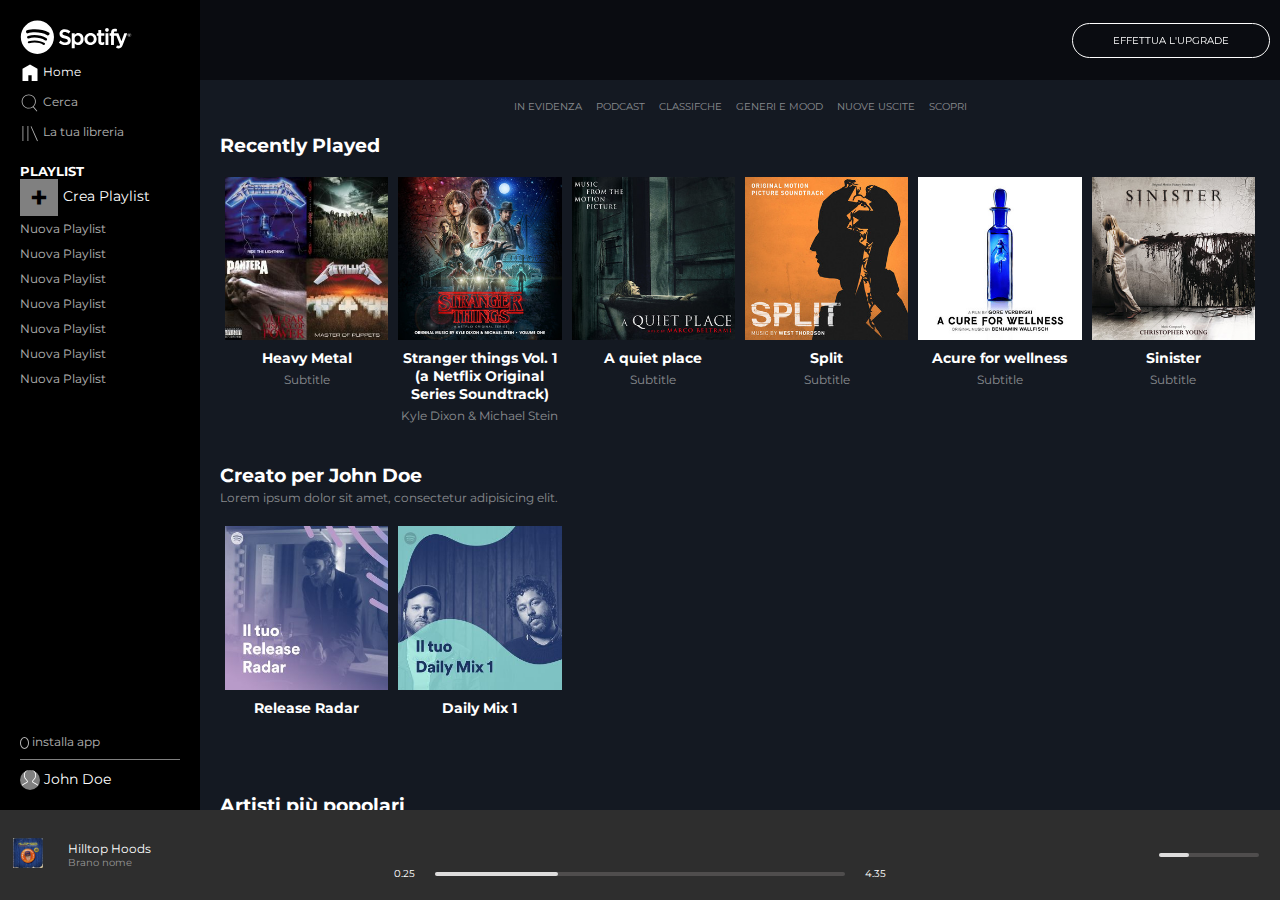
<file: index.html>
<!DOCTYPE html>
<html lang="en">

<head>
    <meta charset="UTF-8">
    <meta http-equiv="X-UA-Compatible" content="IE=edge">
    <meta name="viewport" content="width=device-width, initial-scale=1.0">
    <title>Spotify</title>
    <link rel="stylesheet" href="https://cdnjs.cloudflare.com/ajax/libs/font-awesome/6.1.1/css/all.min.css"
        integrity="sha512-KfkfwYDsLkIlwQp6LFnl8zNdLGxu9YAA1QvwINks4PhcElQSvqcyVLLD9aMhXd13uQjoXtEKNosOWaZqXgel0g=="
        crossorigin="anonymous" referrerpolicy="no-referrer" />
    <link rel="stylesheet" href="./css/style.css">
    <link
        href="https://fonts.googleapis.com/css2?family=Montserrat:wght@100;200;300;400;500;600;700;800;900&display=swap"
        rel="stylesheet">
</head>

<body>

    <main>
        <nav>
            <div class="container-top">
                <div class="logo">
                    <img class="big-logo disap c-point" src="./img/logo.svg" alt="">
                    <img class="little-logo c-point" src="./img/logo-small.svg" alt="">
                </div>
                <div class="page-int">
                    <ul>
                        <li class="c-point">
                            <img src="./img/home.svg" alt="">
                            <span class="disap">Home</span>
                        </li>
                        <li class="h-color c-point">
                            <img src="./img/search.svg" alt="">
                            <span class="disap">Cerca</span>
                        </li>
                        <li class="h-color c-point">
                            <img src="./img/libreria.svg" alt="">
                            <span class="disap">La tua libreria</span>
                        </li>
                    </ul>
                </div>
            </div>
            <div class="playlist disap">
                <h5>PLAYLIST</h5>
                <span class="c-point" id="add">Crea Playlist</span>

                <ul>
                    <li class="h-color c-point">Nuova Playlist</li>
                    <li class="h-color c-point">Nuova Playlist</li>
                    <li class="h-color c-point">Nuova Playlist</li>
                    <li class="h-color c-point">Nuova Playlist</li>
                    <li class="h-color c-point">Nuova Playlist</li>
                    <li class="h-color c-point">Nuova Playlist</li>
                    <li class="h-color c-point">Nuova Playlist</li>
                </ul>
            </div>
            <div class="suggest">
                <span id="app">
                    <i class="fa-solid fa-arrow-down c-point"></i>
                    <span class="disap h-color c-point">installa app</span>
                </span>
                <div class="line"></div>
                <div id="user">
                    <img src="./img/profile.svg" alt="">
                </div>
                <span class="disap c-point"> John Doe</span>
            </div>
        </nav>

        <div class="main-container">
            <div class="c-btn">
                <a href="#">EFFETTUA L'UPGRADE</a>
            </div>
            <div class="container">
                <div class="navbar">
                    <ul>
                        <li><a class="h-color" href="#">IN EVIDENZA</a></li>
                        <li><a class="h-color" href="#">PODCAST</a></li>
                        <li><a class="h-color" href="#">CLASSIFCHE</a></li>
                        <li><a class="h-color" href="#">GENERI E MOOD</a></li>
                        <li><a class="h-color" href="#">NUOVE USCITE</a></li>
                        <li><a class="h-color" href="#">SCOPRI</a></li>
                    </ul>
                </div>
                <div class="first-row">
                    <h3>Recently Played</h3>
                    <div class="row">
                        <div class="album c-point">
                            <img src="./img/metal_lifting.jpg" alt="">
                            <div class="desc">
                                <span class="title">Heavy Metal</span>
                                <span class="subtitle">Subtitle</span>
                            </div>
                            <div class="overlay">
                                <i class="fa-regular fa-circle-play"></i>
                            </div>
                        </div>
                        <div class="album c-point">
                            <img src="./img/stranger.jpeg" alt="">
                            <div class="desc">
                                <span class="title">Stranger things Vol. 1 (a Netflix Original Series Soundtrack)</span>
                                <span class="subtitle">Kyle Dixon & Michael Stein</span>
                            </div>
                            <div class="overlay">
                                <i class="fa-regular fa-circle-play"></i>
                            </div>
                        </div>
                        <div class="album c-point">
                            <img src="./img/aquietplace.jpeg" alt="">
                            <div class="desc">
                                <span class="title">A quiet place</span>
                                <span class="subtitle">Subtitle</span>
                            </div>
                            <div class="overlay">
                                <i class="fa-regular fa-circle-play"></i>
                            </div>
                        </div>
                        <div class="album c-point">
                            <img src="./img/split.jpeg" alt="">
                            <div class="desc">
                                <span class="title">Split</span>
                                <span class="subtitle">Subtitle</span>
                            </div>
                            <div class="overlay">
                                <i class="fa-regular fa-circle-play"></i>
                            </div>
                        </div>
                        <div class="album c-point">
                            <img src="./img/cure.jpeg" alt="">
                            <div class="desc">
                                <span class="title">Acure for wellness</span>
                                <span class="subtitle">Subtitle</span>
                            </div>
                            <div class="overlay">
                                <i class="fa-regular fa-circle-play"></i>
                            </div>
                        </div>
                        <div class="album c-point">
                            <img src="./img/sinister.jpeg" alt="">
                            <div class="desc">
                                <span class="title">Sinister</span>
                                <span class="subtitle">Subtitle</span>
                            </div>
                            <div class="overlay">
                                <i class="fa-regular fa-circle-play"></i>
                            </div>
                        </div>
                    </div>
                </div>
                <div class="second-row">
                    <h3>Creato per John Doe</h3>
                    <span class="subtitle">
                        Lorem ipsum dolor sit amet, consectetur adipisicing elit.
                    </span>
                    <div class="row">
                        <div class="album c-point">
                            <img src="./img/radar.jpeg" alt="">
                            <div class="desc">
                                <span class="title">Release Radar</span>
                            </div>
                            <div class="overlay">
                                <i class="fa-regular fa-circle-play"></i>
                            </div>
                        </div>
                        <div class="album c-point">
                            <img src="./img/mixdaily.jpeg" alt="">
                            <div class="desc">
                                <span class="title">Daily Mix 1</span>
                            </div>
                            <div class="overlay">
                                <i class="fa-regular fa-circle-play"></i>
                            </div>
                        </div>
                    </div>
                </div>
                <div class="third-row">
                    <h3>Artisti più popolari</h3>
                    <span class="subtitle">
                        Lorem ipsum dolor sit amet, consectetur adipisicing elit.
                    </span>
                    <div class="row">
                        <div class="album c-point">
                            <img src="./img/youg.jpeg" alt="">
                            <div class="desc">
                                <span class="title">Lana Del Rey</span>
                            </div>
                            <div class="overlay">
                                <i class="fa-regular fa-circle-play"></i>
                            </div>
                        </div>
                        <div class="album c-point">
                            <img src="./img/einaudi.jpeg" alt="">
                            <div class="desc">
                                <span class="title">Ludovico Einaudi</span>
                            </div>
                            <div class="overlay">
                                <i class="fa-regular fa-circle-play"></i>
                            </div>
                        </div>
                    </div>
                </div>
            </div>
        </div>
    </main>

    <footer>
        <div class="left">
            <div class="ft-img">
                <img class="c-point" src="./img/player_left.jpg" alt="">
            </div>
            <div class="song">
                <span class="ft-title c-point">Hilltop Hoods</span>
                <span class="ft-subtitle h-color c-point">Brano nome</span>
            </div>
            <div class="interaction">
                <i class="fa-regular fa-heart h-color c-point"></i>
                <i class="fa-regular fa-folder h-color c-point"></i>
            </div>
        </div>
        <div class="center">
            <div class="player interaction">
                <i class="fa-solid fa-shuffle c-point"></i>
                <i class="fa-solid fa-backward-step c-point"></i>
                <i class="fa-regular fa-circle-play c-point"></i>
                <i class="fa-solid fa-forward-step c-point"></i>
                <i class="fa-solid fa-arrow-rotate-right c-point"></i>
            </div>
            <div class="pl-bar">
                <span>0.25</span>
                <div class="bar b-big  c-point">
                    <div class="moving">
                        <i class="fa-solid fa-circle"></i>
                    </div>
                </div>
                <span>4.35</span>
            </div>
        </div>
        <div class="right">
            <div class="interaction">
                <i class="fa-solid fa-list c-point"></i>
                <i class="fa-solid fa-volume-high c-point"></i>
                <i class="fa-solid fa-display c-point"></i>
            </div>
            <div class="bar c-point">
                <div class="moving">
                    <i class="fa-solid fa-circle"></i>
                </div>
            </div>
        </div>
    </footer>
</body>

</html>
</file>
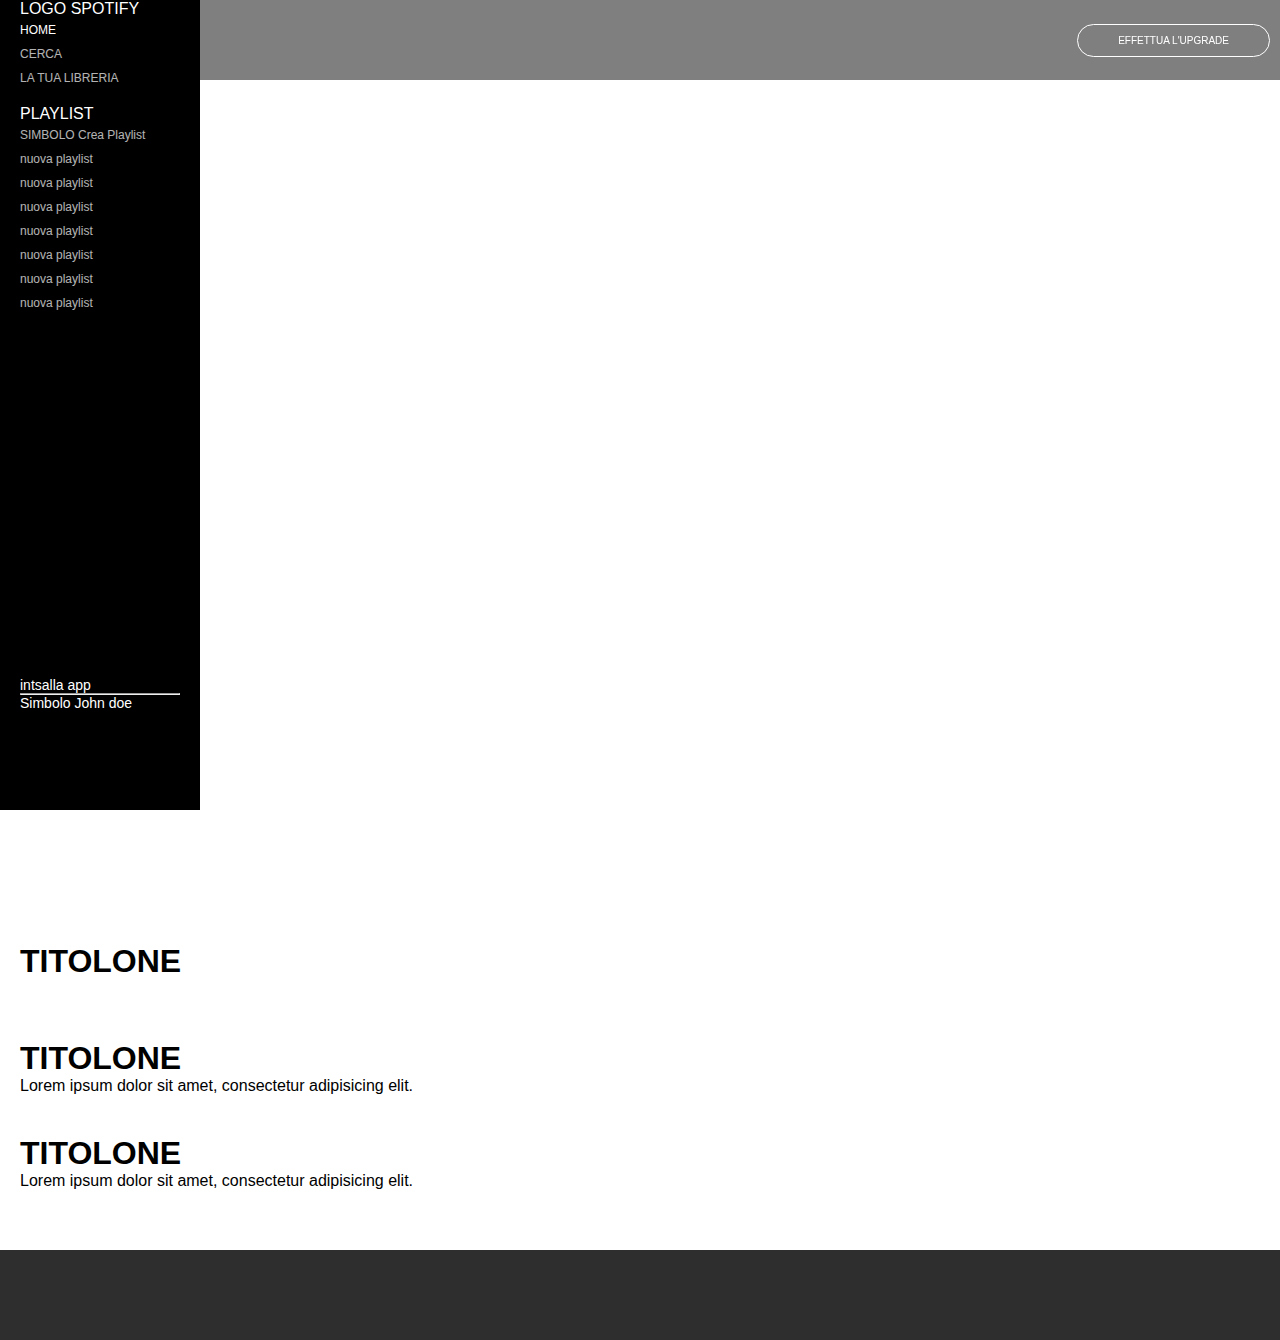
<file: struttura.html>
<!DOCTYPE html>
<html lang="en">
<head>
    <meta charset="UTF-8">
    <meta http-equiv="X-UA-Compatible" content="IE=edge">
    <meta name="viewport" content="width=device-width, initial-scale=1.0">
    <title>Document</title>
    <link rel="stylesheet" href="./css/style.css">
</head>
<body>
    <nav>
        <div class="logo">
            <span>LOGO SPOTIFY</span>
        </div>
        <div class="page-int">
            <ul>
                <li>HOME</li>
                <li>CERCA</li>
                <li> LA TUA LIBRERIA</li>
            </ul>
        </div>
        <div class="playlist">
            PLAYLIST
            <ul>
                <li>SIMBOLO Crea Playlist</li>
                <li>nuova playlist</li>
                <li>nuova playlist</li>
                <li>nuova playlist</li>
                <li>nuova playlist</li>
                <li>nuova playlist</li>
                <li>nuova playlist</li>
                <li>nuova playlist</li>
            </ul>
        </div>
        <div class="suggest">
            <span>intsalla app</span>
            <hr>
            <span>Simbolo John doe</span>
        </div>
    </nav>

    <main>
        <div class="c-btn">
            <a href="#">EFFETTUA L'UPGRADE</a>
        </div>
        <div class="container">
            <div class="navbar">
                <ul>
                    <li><a href="#">testo</a></li>
                    <li><a href="#">testo</a></li>
                    <li><a href="#">testo</a></li>
                    <li><a href="#">testo</a></li>
                    <li><a href="#">testo</a></li>
                    <li><a href="#">testo</a></li>
                </ul>
            </div>
            <div class="first-row">
                <h1>TITOLONE</h1>
                <div class="row">
                    <div class="album"></div>
                    <div class="album"></div>
                    <div class="album"></div>
                    <div class="album"></div>
                    <div class="album"></div>
                    <div class="album"></div>
                </div>
            </div>
            <div class="second-row">
                <h1>TITOLONE</h1>
                <span class="text">
                    Lorem ipsum dolor sit amet, consectetur adipisicing elit.
                </span>
                <div class="row">
                    <div class="album"></div>
                    <div class="album"></div>
                </div>
            </div>
            <div class="third-row">
                <h1>TITOLONE</h1>
                <span class="text">
                    Lorem ipsum dolor sit amet, consectetur adipisicing elit.
                </span>
                <div class="row">
                    <div class="album"></div>
                    <div class="album"></div>
                </div>
            </div>
        </div>
    </main>

    <footer>
        <div class="left"></div>
        <div class="center"></div>
        <div class="right"></div>
    </footer>
</body>
</html>
</file>
<file: css/style.css>
* {
    margin: 0;
    padding: 0;
    box-sizing: border-box;
}

body {
    display: flex;
    flex-wrap: wrap;
    overflow: hidden;
    font-family: 'Montserrat', sans-serif;
}

/* NAV */

nav {
    display: flex;
    flex-direction: column;
    padding: 0 20px;
    width: 200px;
    height: calc(100vh - 90px);
    background-color: black;
    color: white;
}

nav ul {
    list-style: none;
    height: 100%;
    overflow: auto;
}

nav ul li{
    width: fit-content;
    padding: 5px 0;
    font-size: 12px;
    opacity: 0.7;
}

.logo {
    width: 100%;  
}

.logo .big-logo {
    margin-top: 20px;
    width: 70%;
}

.logo .little-logo {
    margin-top: 20px;
    width: 20px;
    display: none;
}

.page-int {
    width: 100%  
}

.page-int ul li img {
    width: 20px;
    vertical-align: middle;
}

.page-int ul li:first-child {
    opacity: 1;
}

.playlist {
    padding-top: 15px;
    width: 100%;
    height: 70%;
    min-height: 130px;
}

.playlist #add {
    font-size: 14px;
}

.h-color:hover {
    opacity: 1;
    color: white;
}

#add::before {
    content: '+';
    color: black;
    background-color: rgba(255, 255, 255, 0.5);
    padding: 0 10px;
    font-size: 30px;
    vertical-align: middle;
    margin-right: 5px;
    font-weight: bold;
}

.suggest {
    z-index: 1;
    background-color: black;
    width: 100%;
    font-size: 14px;
    margin: 20px 0;
}

.suggest #app {
    opacity: 0.7;
    font-size: 12px;
    display: block;
    margin-bottom: 5px;
}

.suggest #app:hover {
    opacity: 1;
}

#app::before {
    content: "\f063";
    font-size: 7px;
    padding: 1px;
    border-radius: 50%;
    border: 1px solid;
    font-family: 'Font Awesome 5 Free';
    font-weight: 900;
    vertical-align: middle;
}

#app i {
    display: none;
    font-size: 7px;
    padding: 1px;
    border-radius: 50%;
    border: 1px solid;
}

.line {
    margin: 10px 0;
    width: 100%;
    height: 1px;
    background-color: rgba(255, 255, 255, 0.5);
}

#user {
    width: 20px;
    height: 20px;
    display: inline-block;
    background-color: rgba(255, 255, 255, 0.5);
    border-radius: 50%;
    vertical-align: middle;
}

.c-point {
    cursor: pointer;
}

#user img {
    width: 100%;
    height: 100%;
    object-fit: cover;
    border-radius: 50%;
}

/* MAIN CONTAINER*/
main {
    width: 100%;
    display: flex;
}
.main-container {
    width: calc(100% - 200px);
    height: calc(100vh - 90px);
    background-color: #141922;
    overflow: auto;
    color: white;
}

.container{
    margin: 20px;
    padding-top: 75px;
}

.c-btn {
    z-index: 1;
    display: flex;
    justify-content: flex-end;
    align-items: center;
    position: fixed;
    top: 0;
    right: 0;
    height: 80px;
    width: calc(100% - 200px);
    background-color: rgba(0, 0, 0, 0.5);
}

.c-btn a {
    margin-right: 10px;
    color: white;
    text-decoration: none;
    padding: 10px 40px;
    border: 1px solid white;
    border-radius: 20px;
    font-size: 10px;
}

.c-btn a:hover {
    transform: scale(1.1);
}

.navbar {
    width: 80%;
    margin: 0 auto;
}

.navbar ul {
    text-align: center;
    list-style: none;
}

.navbar ul li {
    display: inline-block;
    margin: 0 5px;
}

.navbar ul li a{
    text-decoration: none;
    color: rgba(255, 255, 255, 0.5);
    font-size: 10px;
}

.first-row {
    margin-top: 20px;
}

.second-row {
    margin-top: 20px;
}

.first-row .row {
    display: flex;
}

.second-row .row {
    display: flex;
}

.third-row .row {
    display: flex;
}

.album {
    position: relative;
    width: calc(100% / 6 - 10px);
    margin: 20px 5px;
}

.overlay {
    position: absolute;
    top: 0;
    width: 100%;
    height: calc(100% - 84px);
    opacity: 0;
    background-color: rgba(0, 0, 0, 0.522);
}

.third-row .overlay {
    border-radius: 50%;
}

.overlay i {
    font-size: 40px;
    position: absolute;
    top: 50%;
    left: 50%;
    transform: translate(-50% , -50%);
}

.album:hover .overlay {
    opacity: 1;
}

.album img {
    width: 100%;
}

.third-row .row .album{
    border-radius: 50%;
}

.third-row .row .album img{
    width: 100%;
    border-radius: 50%;
    object-fit: cover;
}

.second-row .row .album{
    margin-right: 5px;
}

.desc {
    height: 75px;
}

.desc span {
    display: block;
    text-align: center;margin-top: 5px;
}

.desc .title {
    font-weight: bold;
    font-size: 14px;
}

.subtitle {
    font-size: 12px;
    color: rgba(255, 255, 255, 0.5);
}
/* FOOTER */

footer {
    z-index: 1;
    width: 100%;
    height: 90px;
    background-color: #2e2e2e;
    display: flex;
    justify-content: space-between;
}

.left , .right {
    display: flex;
    justify-content: space-around;
    align-items: center;
    width: 200px;
    height: 100%;
}

.ft-img {
    width: 15%;
}

.ft-img img{
    width: 100%;
}

.song span {
    width: fit-content;
    display: block;
}

.ft-title {
    color: white;
    font-size: 12px;
}

.ft-title:hover {
    text-decoration: underline;
}

.ft-subtitle {
    color: rgba(255, 255, 255, 0.5);
    font-size: 10px;
}

.ft-subtitle:hover {
    text-decoration: underline;
}

.left .interaction {
    color: rgba(255, 255, 255, 0.5);
    font-size: 10px;    
}

.right .interaction {
    color: white;
    font-size: 10px;    
}

.interaction i {
    margin-right: 5px;
}

.center .interaction i{
    color: white;
    font-size: 15px;  
    margin: 0 5px;  
}

.center .interaction .fa-circle-play {
    font-size: 30px;
    vertical-align: middle;
    margin: 5px 10px;
}

.center .interaction .fa-circle-play:hover {
    transform: scale(1.1);
}

.bar {
    width: 50%;
    height: 4px;
    background-color: rgb(79, 77, 77);
    border-radius: 5px;
}

.moving {
    position: relative;
    width: 30%;
    height: 100%;
    background-color: rgba(255, 255, 255, 0.81);
    border-radius: 5px;
}

.moving i {
    display: none;
    position: absolute;
    top: -6px;
    right: 0;
    color: white;
}

.moving:hover {
    background-color: chartreuse; 
}

.moving:hover i {
    display: block;
}



.center {
    text-align: center;
    width: 40%;
    height: 100%;
    display: flex;
    flex-direction: column;
    justify-content: center;
}

.b-big {
    width: 80%;
}

.pl-bar {
    display: flex;
    justify-content: space-around;
    align-items: center;
}

.pl-bar span{
    font-size: 10px;
    color: white;
}



@media screen and (max-width: 1100px) {
    .row {
        flex-wrap: wrap;
    }
    .album {
        width: calc(100% / 4 - 10px);
    }

}

@media screen and (max-width: 700px) {
    .album {
        width: calc(100% / 2 - 10px);
    }
    
    .left , .right {
        width: 150px;
    }

    .left .interaction i {
        display: block;
    }
}

@media screen and (max-width: 600px) {

    .disap {
        display: none;
    }

    .logo .little-logo {
        display: inline-block;
    }

    nav {
        text-align: center;
        padding: 0;
        width: 10%;
        justify-content: space-between;
    }

    nav ul li {
        width: 100%;
    }

    .line {
        display: none;
    }

    .main-container {
        width: 90%;
    }   
    
    .c-btn {
    width: 90%;
    }

    .suggest {
        text-align: center;
    }

    footer .center {
        width: 40%;
    }
}
</file>
